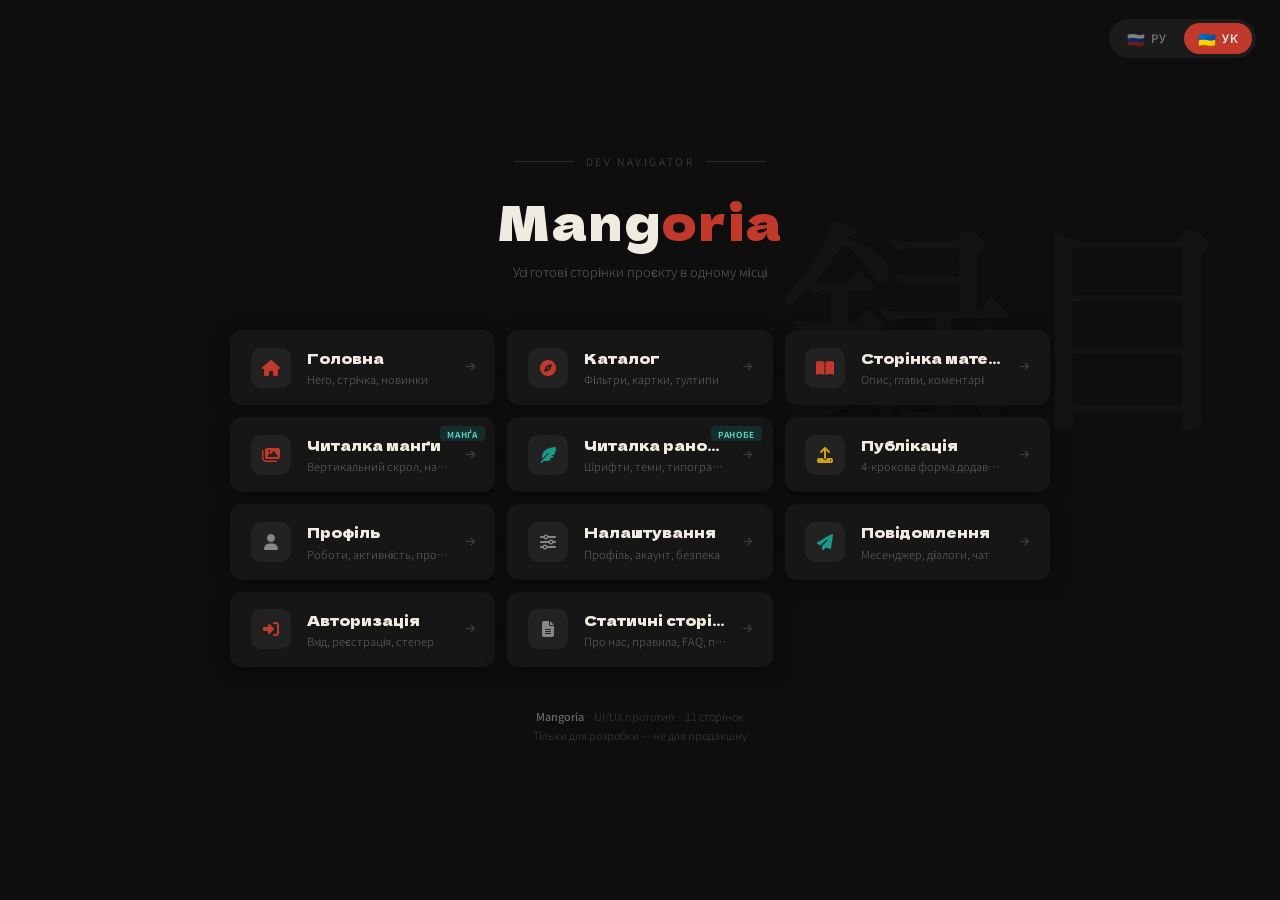
<file: dev-nav-uk.html>
<!DOCTYPE html>
<html lang="uk">
<head>
  <meta charset="UTF-8"/>
  <meta name="viewport" content="width=device-width, initial-scale=1.0"/>
  <title>Mangoria — Dev Navigator</title>
  <link rel="stylesheet" href="https://cdnjs.cloudflare.com/ajax/libs/font-awesome/6.5.2/css/all.min.css"/>
  <link href="https://fonts.googleapis.com/css2?family=Sawarabi+Mincho&family=Dela+Gothic+One&family=Noto+Sans+JP:wght@300;400;500&display=swap" rel="stylesheet"/>
  <style>
    :root {
      --ink:   #0d0d0d;
      --paper: #f0ebe0;
      --red:   #c0392b;
      --teal:  #1a9b8a;
      --gold:  #d4a017;
      --card:  #161616;
      --r:     12px;
    }
    *, *::before, *::after { box-sizing: border-box; margin: 0; padding: 0; }
    html { height: 100%; }
    body {
      min-height: 100vh;
      background: var(--ink);
      color: var(--paper);
      font-family: 'Noto Sans JP', sans-serif;
      font-weight: 300;
      display: flex; flex-direction: column; align-items: center;
      justify-content: center; padding: 3rem 1.5rem;
    }
    body::before {
      content: '';
      position: fixed; inset: 0; pointer-events: none;
      background-image: url("data:image/svg+xml,%3Csvg viewBox='0 0 200 200' xmlns='http://www.w3.org/2000/svg'%3E%3Cfilter id='n'%3E%3CfeTurbulence type='fractalNoise' baseFrequency='0.9' numOctaves='4' stitchTiles='stitch'/%3E%3C/filter%3E%3Crect width='100%25' height='100%25' filter='url(%23n)' opacity='0.03'/%3E%3C/svg%3E");
      background-size: 180px; opacity: 0.5;
    }
    .bg-kanji {
      position: fixed; right: 3%; top: 50%; transform: translateY(-50%);
      font-family: 'Sawarabi Mincho', serif;
      font-size: clamp(8rem, 18vw, 16rem);
      color: rgba(245,240,232,0.025);
      writing-mode: vertical-rl;
      pointer-events: none; user-select: none; line-height: 1;
    }

    /* ── Перемикач мови ── */
    .lang-switcher {
      position: fixed; top: 1.2rem; right: 1.5rem;
      display: flex; align-items: center; gap: 4px;
      background: rgba(255,255,255,0.05); border-radius: 50px;
      padding: 4px; z-index: 100;
    }
    .lang-btn {
      display: flex; align-items: center; gap: 0.35rem;
      padding: 0.3rem 0.85rem; border-radius: 50px;
      font-size: 0.72rem; font-weight: 500; letter-spacing: 0.06em; text-transform: uppercase;
      cursor: pointer; text-decoration: none; border: none;
      font-family: 'Noto Sans JP', sans-serif;
      color: rgba(240,235,228,0.45); background: transparent;
      transition: background 0.18s, color 0.18s;
    }
    .lang-btn:hover { color: var(--paper); }
    .lang-btn.active { background: var(--red); color: #fff; }
    .lang-btn .flag { font-size: 0.9rem; }

    .nav-header { text-align: center; margin-bottom: 3rem; position: relative; z-index: 1; }
    .nav-logo { font-family: 'Dela Gothic One', sans-serif; font-size: clamp(2rem, 5vw, 3rem); letter-spacing: 0.04em; margin-bottom: 0.4rem; }
    .nav-logo span { color: var(--red); }
    .nav-eyebrow {
      font-size: 0.65rem; letter-spacing: 0.25em; text-transform: uppercase;
      color: rgba(240,235,228,0.28); margin-bottom: 1rem;
      display: flex; align-items: center; justify-content: center; gap: 0.7rem;
    }
    .nav-eyebrow::before, .nav-eyebrow::after { content: ''; flex: 1; max-width: 60px; height: 1px; background: rgba(240,235,228,0.12); }
    .nav-sub { font-size: 0.8rem; color: rgba(240,235,228,0.35); line-height: 1.6; }

    .nav-grid {
      display: grid; grid-template-columns: repeat(3, 1fr);
      gap: 0.75rem; width: 100%; max-width: 820px; position: relative; z-index: 1;
    }
    .nav-card {
      display: flex; align-items: center; gap: 1rem;
      background: var(--card); border-radius: var(--r);
      padding: 1.1rem 1.3rem; text-decoration: none;
      box-shadow: 0 4px 20px rgba(0,0,0,0.4);
      transition: transform 0.22s, box-shadow 0.22s, background 0.18s;
      position: relative; overflow: hidden;
    }
    .nav-card::before {
      content: ''; position: absolute; left: 0; top: 0; bottom: 0; width: 3px;
      background: var(--accent, var(--red)); opacity: 0; transition: opacity 0.18s;
    }
    .nav-card:hover { transform: translateY(-3px); box-shadow: 0 12px 36px rgba(0,0,0,0.55); background: #1c1c1c; }
    .nav-card:hover::before { opacity: 1; }
    .nav-card-icon {
      width: 40px; height: 40px; border-radius: 10px; flex-shrink: 0;
      background: rgba(255,255,255,0.05);
      display: flex; align-items: center; justify-content: center;
      font-size: 1rem; color: var(--accent, var(--red)); transition: background 0.18s;
    }
    .nav-card:hover .nav-card-icon { background: rgba(255,255,255,0.09); }
    .nav-card-body { flex: 1; min-width: 0; }
    .nav-card-title { font-family: 'Dela Gothic One', sans-serif; font-size: 0.88rem; color: var(--paper); margin-bottom: 0.2rem; white-space: nowrap; overflow: hidden; text-overflow: ellipsis; }
    .nav-card-desc { font-size: 0.7rem; color: rgba(240,235,228,0.35); white-space: nowrap; overflow: hidden; text-overflow: ellipsis; }
    .nav-card-arrow { font-size: 0.65rem; color: rgba(240,235,228,0.18); flex-shrink: 0; transition: color 0.18s, transform 0.18s; }
    .nav-card:hover .nav-card-arrow { color: var(--accent, var(--red)); transform: translateX(3px); }
    .acc-red   { --accent: var(--red); }
    .acc-teal  { --accent: var(--teal); }
    .acc-gold  { --accent: var(--gold); }
    .acc-white { --accent: rgba(240,235,228,0.5); }
    .nav-card-badge {
      position: absolute; top: 0.55rem; right: 0.65rem;
      font-size: 0.52rem; font-weight: 700; letter-spacing: 0.08em; text-transform: uppercase;
      padding: 0.1rem 0.45rem; border-radius: 4px;
      background: rgba(26,155,138,0.18); color: #5dcfc2;
    }
    .nav-footer { margin-top: 2.5rem; position: relative; z-index: 1; font-size: 0.68rem; color: rgba(240,235,228,0.2); text-align: center; line-height: 1.8; }
    .nav-footer strong { color: rgba(240,235,228,0.4); font-weight: 500; }

    @media (max-width: 700px) { .nav-grid { grid-template-columns: repeat(2, 1fr); } }
    @media (max-width: 460px) { .nav-grid { grid-template-columns: 1fr; } }
  </style>
</head>
<body>

<div class="bg-kanji">目録</div>

<!-- Перемикач мови -->
<div class="lang-switcher">
  <a href="dev-nav.html" class="lang-btn"><span class="flag">🇷🇺</span> РУ</a>
  <a href="dev-nav-uk.html" class="lang-btn active"><span class="flag">🇺🇦</span> УК</a>
</div>

<!-- Шапка -->
<div class="nav-header">
  <div class="nav-eyebrow">Dev Navigator</div>
  <div class="nav-logo">Mang<span>oria</span></div>
  <p class="nav-sub">Усі готові сторінки проєкту в одному місці</p>
</div>

<!-- Сітка сторінок -->
<div class="nav-grid">

  <a href="index.html" class="nav-card acc-red">
    <div class="nav-card-icon"><i class="fa fa-house"></i></div>
    <div class="nav-card-body">
      <div class="nav-card-title">Головна</div>
      <div class="nav-card-desc">Hero, стрічка, новинки</div>
    </div>
    <i class="fa fa-arrow-right nav-card-arrow"></i>
  </a>

  <a href="catalog.html" class="nav-card acc-red">
    <div class="nav-card-icon"><i class="fa fa-compass"></i></div>
    <div class="nav-card-body">
      <div class="nav-card-title">Каталог</div>
      <div class="nav-card-desc">Фільтри, картки, тултипи</div>
    </div>
    <i class="fa fa-arrow-right nav-card-arrow"></i>
  </a>

  <a href="title.html" class="nav-card acc-red">
    <div class="nav-card-icon"><i class="fa fa-book-open"></i></div>
    <div class="nav-card-body">
      <div class="nav-card-title">Сторінка матеріалу</div>
      <div class="nav-card-desc">Опис, глави, коментарі</div>
    </div>
    <i class="fa fa-arrow-right nav-card-arrow"></i>
  </a>

  <a href="manga_reader.html" class="nav-card acc-red">
    <span class="nav-card-badge">Манґа</span>
    <div class="nav-card-icon"><i class="fa fa-images"></i></div>
    <div class="nav-card-body">
      <div class="nav-card-title">Читалка манґи</div>
      <div class="nav-card-desc">Вертикальний скрол, налаштування</div>
    </div>
    <i class="fa fa-arrow-right nav-card-arrow"></i>
  </a>

  <a href="ranobe_reader.html" class="nav-card acc-teal">
    <span class="nav-card-badge" style="background:rgba(26,155,138,0.18);color:#5dcfc2;">Ранобе</span>
    <div class="nav-card-icon"><i class="fa fa-feather-alt"></i></div>
    <div class="nav-card-body">
      <div class="nav-card-title">Читалка ранобе</div>
      <div class="nav-card-desc">Шрифти, теми, типографіка</div>
    </div>
    <i class="fa fa-arrow-right nav-card-arrow"></i>
  </a>

  <a href="publish.html" class="nav-card acc-gold">
    <div class="nav-card-icon"><i class="fa fa-upload"></i></div>
    <div class="nav-card-body">
      <div class="nav-card-title">Публікація</div>
      <div class="nav-card-desc">4-крокова форма додавання</div>
    </div>
    <i class="fa fa-arrow-right nav-card-arrow"></i>
  </a>

  <a href="profile.html" class="nav-card acc-white">
    <div class="nav-card-icon"><i class="fa fa-user"></i></div>
    <div class="nav-card-body">
      <div class="nav-card-title">Профіль</div>
      <div class="nav-card-desc">Роботи, активність, про себе</div>
    </div>
    <i class="fa fa-arrow-right nav-card-arrow"></i>
  </a>

  <a href="settings.html" class="nav-card acc-white">
    <div class="nav-card-icon"><i class="fa fa-sliders"></i></div>
    <div class="nav-card-body">
      <div class="nav-card-title">Налаштування</div>
      <div class="nav-card-desc">Профіль, акаунт, безпека</div>
    </div>
    <i class="fa fa-arrow-right nav-card-arrow"></i>
  </a>

  <a href="messages.html" class="nav-card acc-teal">
    <div class="nav-card-icon"><i class="fa fa-paper-plane"></i></div>
    <div class="nav-card-body">
      <div class="nav-card-title">Повідомлення</div>
      <div class="nav-card-desc">Месенджер, діалоги, чат</div>
    </div>
    <i class="fa fa-arrow-right nav-card-arrow"></i>
  </a>

  <a href="auth.html" class="nav-card acc-red">
    <div class="nav-card-icon"><i class="fa fa-right-to-bracket"></i></div>
    <div class="nav-card-body">
      <div class="nav-card-title">Авторизація</div>
      <div class="nav-card-desc">Вхід, реєстрація, степер</div>
    </div>
    <i class="fa fa-arrow-right nav-card-arrow"></i>
  </a>

  <a href="static.html" class="nav-card acc-white">
    <div class="nav-card-icon"><i class="fa fa-file-lines"></i></div>
    <div class="nav-card-body">
      <div class="nav-card-title">Статичні сторінки</div>
      <div class="nav-card-desc">Про нас, правила, FAQ, політика</div>
    </div>
    <i class="fa fa-arrow-right nav-card-arrow"></i>
  </a>

</div>

<!-- Футер -->
<div class="nav-footer">
  <strong>Mangoria</strong> · UI/UX прототип · 11 сторінок<br>
  Тільки для розробки — не для продакшну
</div>

</body>
</html>
</file>
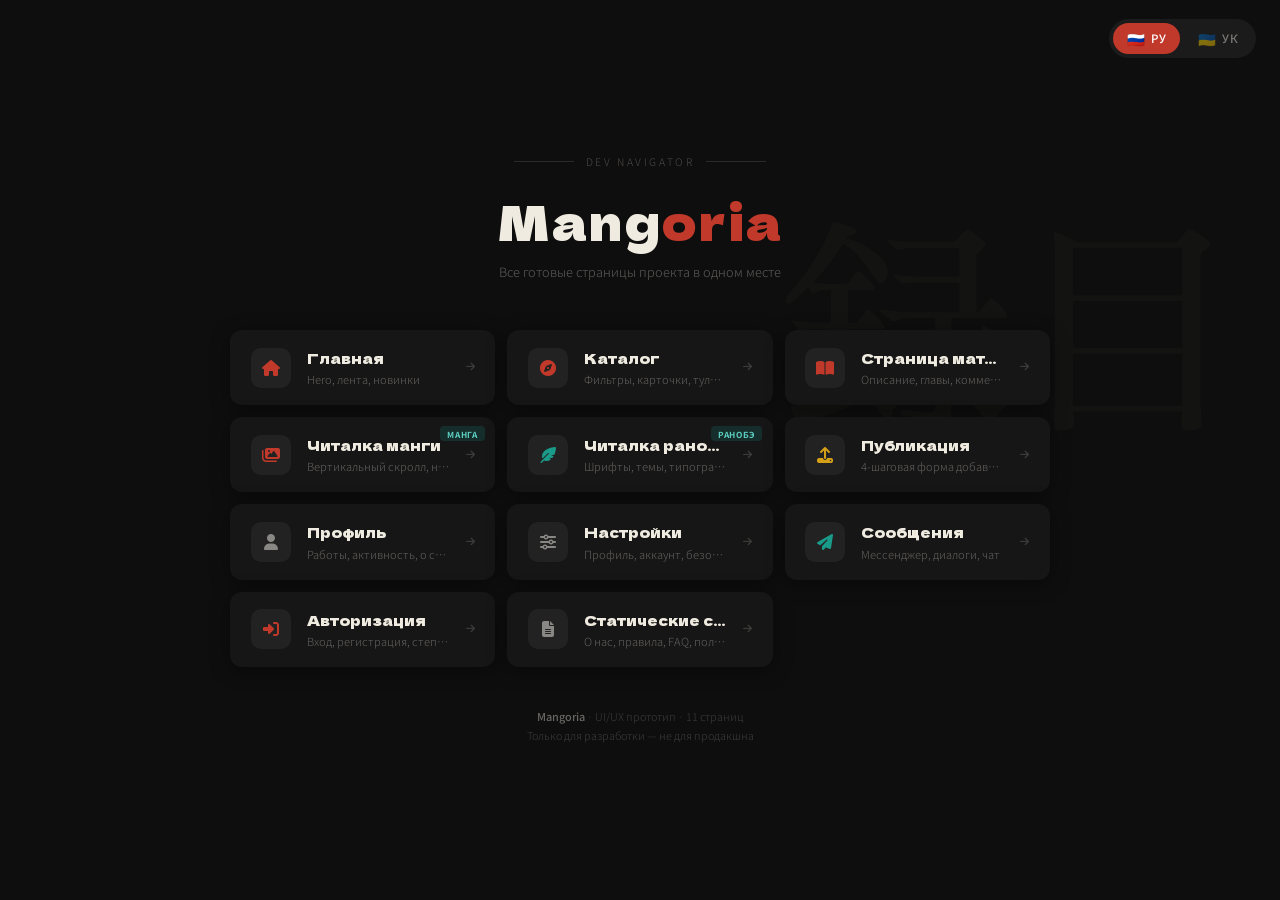
<file: dev-nav.html>
<!DOCTYPE html>
<html lang="ru">
<head>
  <meta charset="UTF-8"/>
  <meta name="viewport" content="width=device-width, initial-scale=1.0"/>
  <title>Mangoria — Dev Navigator</title>
  <link rel="stylesheet" href="https://cdnjs.cloudflare.com/ajax/libs/font-awesome/6.5.2/css/all.min.css"/>
  <link href="https://fonts.googleapis.com/css2?family=Sawarabi+Mincho&family=Dela+Gothic+One&family=Noto+Sans+JP:wght@300;400;500&display=swap" rel="stylesheet"/>
  <style>
    :root {
      --ink:   #0d0d0d;
      --paper: #f0ebe0;
      --red:   #c0392b;
      --teal:  #1a9b8a;
      --gold:  #d4a017;
      --card:  #161616;
      --r:     12px;
    }

    *, *::before, *::after { box-sizing: border-box; margin: 0; padding: 0; }
    html { height: 100%; }

    body {
      min-height: 100vh;
      background: var(--ink);
      color: var(--paper);
      font-family: 'Noto Sans JP', sans-serif;
      font-weight: 300;
      display: flex; flex-direction: column; align-items: center;
      justify-content: center; padding: 3rem 1.5rem;
    }

    /* Фоновый шум */
    body::before {
      content: '';
      position: fixed; inset: 0; pointer-events: none;
      background-image: url("data:image/svg+xml,%3Csvg viewBox='0 0 200 200' xmlns='http://www.w3.org/2000/svg'%3E%3Cfilter id='n'%3E%3CfeTurbulence type='fractalNoise' baseFrequency='0.9' numOctaves='4' stitchTiles='stitch'/%3E%3C/filter%3E%3Crect width='100%25' height='100%25' filter='url(%23n)' opacity='0.03'/%3E%3C/svg%3E");
      background-size: 180px; opacity: 0.5;
    }

    /* Декоративный кандзи */
    .bg-kanji {
      position: fixed; right: 3%; top: 50%; transform: translateY(-50%);
      font-family: 'Sawarabi Mincho', serif;
      font-size: clamp(8rem, 18vw, 16rem);
      color: rgba(245,240,232,0.025);
      writing-mode: vertical-rl;
      pointer-events: none; user-select: none;
      line-height: 1;
    }

    /* ── Переключатель языка ── */
    .lang-switcher {
      position: fixed; top: 1.2rem; right: 1.5rem;
      display: flex; align-items: center; gap: 4px;
      background: rgba(255,255,255,0.05); border-radius: 50px;
      padding: 4px; z-index: 100;
    }
    .lang-btn {
      display: flex; align-items: center; gap: 0.35rem;
      padding: 0.3rem 0.85rem; border-radius: 50px;
      font-size: 0.72rem; font-weight: 500; letter-spacing: 0.06em; text-transform: uppercase;
      cursor: pointer; text-decoration: none; border: none;
      font-family: 'Noto Sans JP', sans-serif;
      color: rgba(240,235,228,0.45); background: transparent;
      transition: background 0.18s, color 0.18s;
    }
    .lang-btn:hover { color: var(--paper); }
    .lang-btn.active { background: var(--red); color: #fff; }
    .lang-btn .flag { font-size: 0.9rem; }

    /* Шапка */
    .nav-header { text-align: center; margin-bottom: 3rem; position: relative; z-index: 1; }

    .nav-logo {
      font-family: 'Dela Gothic One', sans-serif;
      font-size: clamp(2rem, 5vw, 3rem);
      letter-spacing: 0.04em;
      margin-bottom: 0.4rem;
    }
    .nav-logo span { color: var(--red); }

    .nav-eyebrow {
      font-size: 0.65rem; letter-spacing: 0.25em; text-transform: uppercase;
      color: rgba(240,235,228,0.28); margin-bottom: 1rem;
      display: flex; align-items: center; justify-content: center; gap: 0.7rem;
    }
    .nav-eyebrow::before,
    .nav-eyebrow::after {
      content: ''; flex: 1; max-width: 60px; height: 1px;
      background: rgba(240,235,228,0.12);
    }

    .nav-sub {
      font-size: 0.8rem; color: rgba(240,235,228,0.35); line-height: 1.6;
    }

    /* Сетка ссылок */
    .nav-grid {
      display: grid;
      grid-template-columns: repeat(3, 1fr);
      gap: 0.75rem;
      width: 100%; max-width: 820px;
      position: relative; z-index: 1;
    }

    .nav-card {
      display: flex; align-items: center; gap: 1rem;
      background: var(--card); border-radius: var(--r);
      padding: 1.1rem 1.3rem;
      text-decoration: none;
      box-shadow: 0 4px 20px rgba(0,0,0,0.4);
      transition: transform 0.22s, box-shadow 0.22s, background 0.18s;
      position: relative; overflow: hidden;
    }
    .nav-card::before {
      content: '';
      position: absolute; left: 0; top: 0; bottom: 0; width: 3px;
      background: var(--accent, var(--red));
      opacity: 0; transition: opacity 0.18s;
    }
    .nav-card:hover {
      transform: translateY(-3px);
      box-shadow: 0 12px 36px rgba(0,0,0,0.55);
      background: #1c1c1c;
    }
    .nav-card:hover::before { opacity: 1; }

    .nav-card-icon {
      width: 40px; height: 40px; border-radius: 10px; flex-shrink: 0;
      background: rgba(255,255,255,0.05);
      display: flex; align-items: center; justify-content: center;
      font-size: 1rem; color: var(--accent, var(--red));
      transition: background 0.18s;
    }
    .nav-card:hover .nav-card-icon {
      background: rgba(255,255,255,0.09);
    }

    .nav-card-body { flex: 1; min-width: 0; }
    .nav-card-title {
      font-family: 'Dela Gothic One', sans-serif;
      font-size: 0.88rem; color: var(--paper);
      margin-bottom: 0.2rem;
      white-space: nowrap; overflow: hidden; text-overflow: ellipsis;
    }
    .nav-card-desc {
      font-size: 0.7rem; color: rgba(240,235,228,0.35);
      white-space: nowrap; overflow: hidden; text-overflow: ellipsis;
    }

    .nav-card-arrow {
      font-size: 0.65rem; color: rgba(240,235,228,0.18);
      flex-shrink: 0; transition: color 0.18s, transform 0.18s;
    }
    .nav-card:hover .nav-card-arrow { color: var(--accent, var(--red)); transform: translateX(3px); }

    /* Акценты по типу страницы */
    .acc-red   { --accent: var(--red);  }
    .acc-teal  { --accent: var(--teal); }
    .acc-gold  { --accent: var(--gold); }
    .acc-white { --accent: rgba(240,235,228,0.5); }

    /* Статус-бейдж */
    .nav-card-badge {
      position: absolute; top: 0.55rem; right: 0.65rem;
      font-size: 0.52rem; font-weight: 700; letter-spacing: 0.08em; text-transform: uppercase;
      padding: 0.1rem 0.45rem; border-radius: 4px;
      background: rgba(26,155,138,0.18); color: #5dcfc2;
    }

    /* Футер */
    .nav-footer {
      margin-top: 2.5rem; position: relative; z-index: 1;
      font-size: 0.68rem; color: rgba(240,235,228,0.2);
      text-align: center; line-height: 1.8;
    }
    .nav-footer strong { color: rgba(240,235,228,0.4); font-weight: 500; }

    @media (max-width: 700px) {
      .nav-grid { grid-template-columns: repeat(2, 1fr); }
    }
    @media (max-width: 460px) {
      .nav-grid { grid-template-columns: 1fr; }
    }
  </style>
</head>
<body>

<div class="bg-kanji">目録</div>

<!-- Переключатель языка -->
<div class="lang-switcher">
  <a href="dev-nav.html" class="lang-btn active"><span class="flag">🇷🇺</span> РУ</a>
  <a href="dev-nav-uk.html" class="lang-btn"><span class="flag">🇺🇦</span> УК</a>
</div>

<!-- Шапка -->
<div class="nav-header">
  <div class="nav-eyebrow">Dev Navigator</div>
  <div class="nav-logo">Mang<span>oria</span></div>
  <p class="nav-sub">Все готовые страницы проекта в одном месте</p>
</div>

<!-- Сетка страниц -->
<div class="nav-grid">

  <a href="index.html" class="nav-card acc-red">
    <div class="nav-card-icon"><i class="fa fa-house"></i></div>
    <div class="nav-card-body">
      <div class="nav-card-title">Главная</div>
      <div class="nav-card-desc">Hero, лента, новинки</div>
    </div>
    <i class="fa fa-arrow-right nav-card-arrow"></i>
  </a>

  <a href="catalog.html" class="nav-card acc-red">
    <div class="nav-card-icon"><i class="fa fa-compass"></i></div>
    <div class="nav-card-body">
      <div class="nav-card-title">Каталог</div>
      <div class="nav-card-desc">Фильтры, карточки, тултипы</div>
    </div>
    <i class="fa fa-arrow-right nav-card-arrow"></i>
  </a>

  <a href="title.html" class="nav-card acc-red">
    <div class="nav-card-icon"><i class="fa fa-book-open"></i></div>
    <div class="nav-card-body">
      <div class="nav-card-title">Страница материала</div>
      <div class="nav-card-desc">Описание, главы, комментарии</div>
    </div>
    <i class="fa fa-arrow-right nav-card-arrow"></i>
  </a>

  <a href="manga_reader.html" class="nav-card acc-red">
    <span class="nav-card-badge">Манга</span>
    <div class="nav-card-icon"><i class="fa fa-images"></i></div>
    <div class="nav-card-body">
      <div class="nav-card-title">Читалка манги</div>
      <div class="nav-card-desc">Вертикальный скролл, настройки</div>
    </div>
    <i class="fa fa-arrow-right nav-card-arrow"></i>
  </a>

  <a href="ranobe_reader.html" class="nav-card acc-teal">
    <span class="nav-card-badge" style="background:rgba(26,155,138,0.18);color:#5dcfc2;">Ранобэ</span>
    <div class="nav-card-icon"><i class="fa fa-feather-alt"></i></div>
    <div class="nav-card-body">
      <div class="nav-card-title">Читалка ранобэ</div>
      <div class="nav-card-desc">Шрифты, темы, типографика</div>
    </div>
    <i class="fa fa-arrow-right nav-card-arrow"></i>
  </a>

  <a href="publish.html" class="nav-card acc-gold">
    <div class="nav-card-icon"><i class="fa fa-upload"></i></div>
    <div class="nav-card-body">
      <div class="nav-card-title">Публикация</div>
      <div class="nav-card-desc">4-шаговая форма добавления</div>
    </div>
    <i class="fa fa-arrow-right nav-card-arrow"></i>
  </a>

  <a href="profile.html" class="nav-card acc-white">
    <div class="nav-card-icon"><i class="fa fa-user"></i></div>
    <div class="nav-card-body">
      <div class="nav-card-title">Профиль</div>
      <div class="nav-card-desc">Работы, активность, о себе</div>
    </div>
    <i class="fa fa-arrow-right nav-card-arrow"></i>
  </a>

  <a href="settings.html" class="nav-card acc-white">
    <div class="nav-card-icon"><i class="fa fa-sliders"></i></div>
    <div class="nav-card-body">
      <div class="nav-card-title">Настройки</div>
      <div class="nav-card-desc">Профиль, аккаунт, безопасность</div>
    </div>
    <i class="fa fa-arrow-right nav-card-arrow"></i>
  </a>

  <a href="messages.html" class="nav-card acc-teal">
    <div class="nav-card-icon"><i class="fa fa-paper-plane"></i></div>
    <div class="nav-card-body">
      <div class="nav-card-title">Сообщения</div>
      <div class="nav-card-desc">Мессенджер, диалоги, чат</div>
    </div>
    <i class="fa fa-arrow-right nav-card-arrow"></i>
  </a>

  <a href="auth.html" class="nav-card acc-red">
    <div class="nav-card-icon"><i class="fa fa-right-to-bracket"></i></div>
    <div class="nav-card-body">
      <div class="nav-card-title">Авторизация</div>
      <div class="nav-card-desc">Вход, регистрация, степпер</div>
    </div>
    <i class="fa fa-arrow-right nav-card-arrow"></i>
  </a>

  <a href="static.html" class="nav-card acc-white">
    <div class="nav-card-icon"><i class="fa fa-file-lines"></i></div>
    <div class="nav-card-body">
      <div class="nav-card-title">Статические страницы</div>
      <div class="nav-card-desc">О нас, правила, FAQ, политика</div>
    </div>
    <i class="fa fa-arrow-right nav-card-arrow"></i>
  </a>

</div>

<!-- Футер -->
<div class="nav-footer">
  <strong>Mangoria</strong> · UI/UX прототип · 11 страниц<br>
  Только для разработки — не для продакшна
</div>

</body>
</html>
</file>
